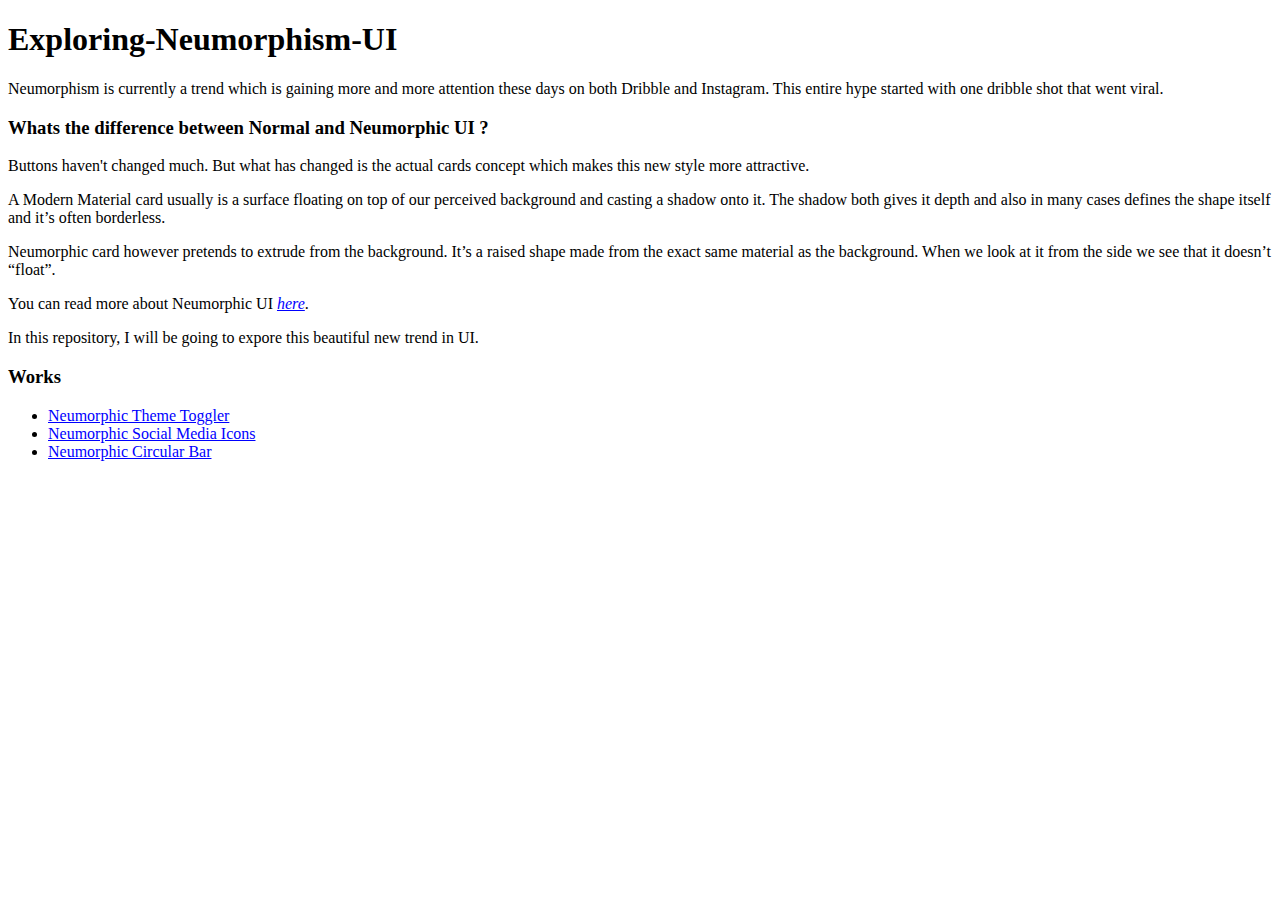
<file: index.html>
<!DOCTYPE html>
<html lang="en">
    <head>
        <title> Explore UI - Trends </title>
    </head>

    <body>

        <div class="intro">
            <h1>  Exploring-Neumorphism-UI </h1>
            <p>Neumorphism is currently a trend which is gaining more and more attention these days on both Dribble and Instagram. This entire hype started with one dribble shot that went viral.</p>

            <h3>Whats the difference between Normal and Neumorphic UI ?</h3>
            <p>Buttons haven't changed much. But what has changed is the actual cards concept which makes this new style more attractive.</p>
            <p>A Modern Material card usually is a surface floating on top of our perceived background and casting a shadow onto it. The shadow both gives it depth and also in many cases defines the shape itself  and it’s often borderless.</p>
                
            <p>Neumorphic card however pretends to extrude from the background. It’s a raised shape made from the exact same material as the background. When we look at it from the side we see that it doesn’t “float”.</p>
                
            <p>You can read more about Neumorphic UI <a href="https://uxdesign.cc/neumorphism-in-user-interfaces-b47cef3bf3a6" style="color: blue"><i>here</i></a>.</p>
            
            <p>In this repository, I will be going to expore this beautiful new trend in UI.</p>
        </div>

        <div class = "work">
            <h3> Works </h3>
            <ul>
                <li><a href = "./Neumorphic_Toggler/toggler.html" style="color:blue"> Neumorphic Theme Toggler </a></li>
                <li><a href = "./NeuIcons/neuIcons.html" style="color: blue;"> Neumorphic Social Media Icons </li>
                <li><a href = "./NeuCircBar/neuCircBar.html" style="color: blue;"> Neumorphic Circular Bar </li>
            </ul>
        </div>

    </body>
</html>
</file>
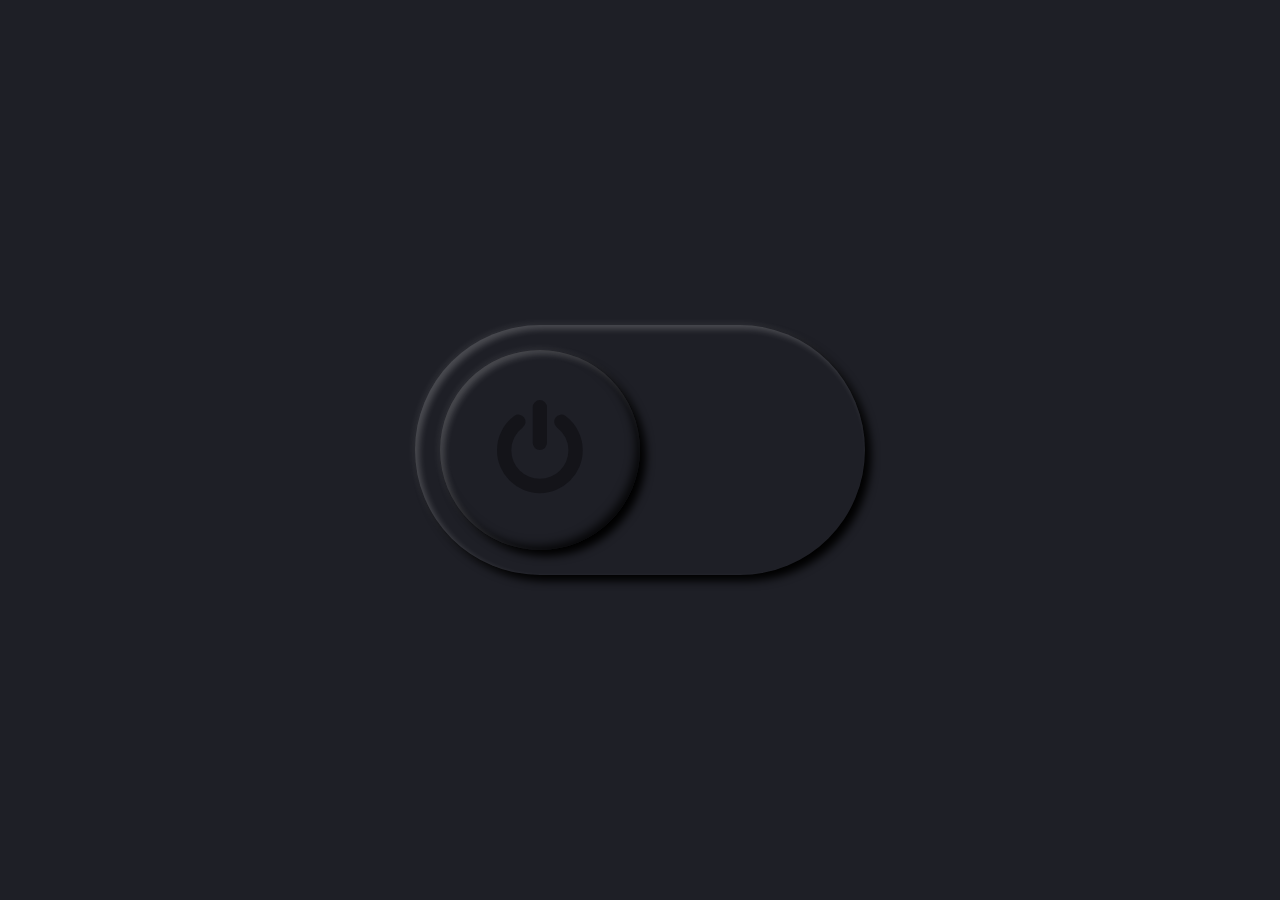
<file: Neumorphic_Toggler/index.html>
<!DOCTYPE html>
<html lang="en">
    <head>
        <meta charset="utf-8">
        <title> Neumorphic Toggler </title>

        <link rel="stylesheet" href="https://cdnjs.cloudflare.com/ajax/libs/font-awesome/4.7.0/css/font-awesome.min.css">
        <link rel="stylesheet" href="css/styles.css">
    </head>

    <body>
        <div class = "btn-base">
            <input type = "checkbox" class = "btn-inner">
        </div>
    </body>

    <script type="text/javascript" src="./js/scripts.js"></script>
</html>
</file>
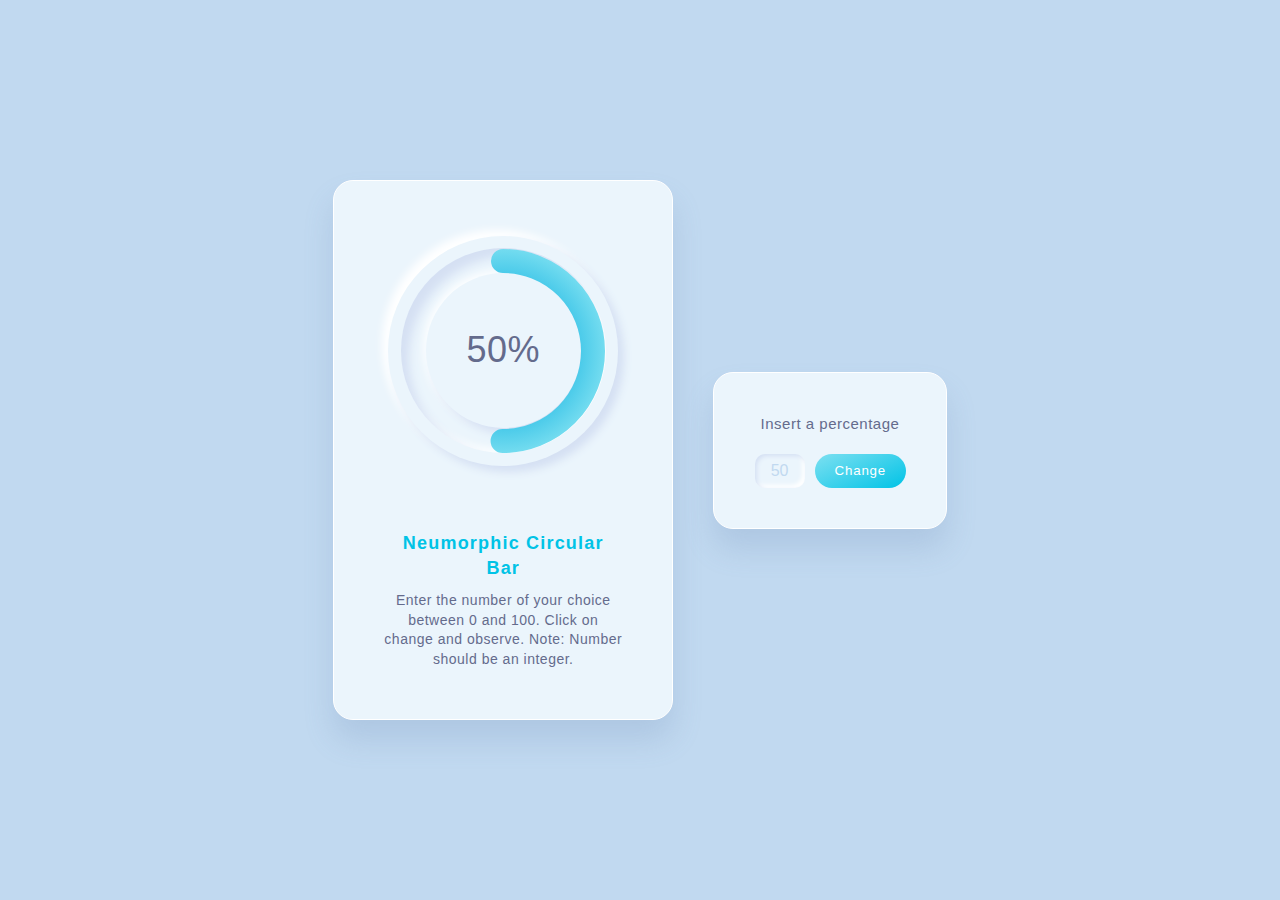
<file: NeuCircBar/neuCircBar.html>
<!DOCTYPE html>
<html lang="en">
    <head>
        <meta charset="utf-8">
        <title> Neumorphic Circular Bar </title>
        
        <link rel="stylesheet" href="./css/styles.css">

    </head>
    <body>
        <div class="container">
            <div class="card">
              <div class="card__percent">
                <svg>
                  <defs>
                    <radialGradient id="gradient" cx="50%" cy="50%" r="60%" fx="50%" fy="50%">
                      <stop offset="30%"   stop-color="var(--primary-dark)"/>
                      <stop offset="100%" stop-color="var(--primary-light)"/>
                    </radialGradient>
                  </defs>
                  <circle cx="90" cy="90" r="90" stroke="url(#gradient)" id="circle"></circle>
                </svg>
                <div class="circle"></div>
                <div class="circle circle__medium"></div>
                <div class="circle circle__small"></div>
                <div class="card__number">50%</div>
              </div>
              <div class="card__description">
                <h2>Neumorphic Circular Bar</h2>
                <p>Enter the number of your choice between 0 and 100. Click on change and observe. Note: Number should be an integer.
                </p>
              </div>  
            </div>
            
            <div class="form">
              <h2 class="form__text">Insert a percentage</h2>
              <input type="text" 
                     placeholder="50" 
                     id="percent" 
                     onkeypress="return isNumeric(event)"
                     maxlength="3">
              <button class="form__btn" onclick="changePercent()">Change</button>
              <div class="tooltip">
                <span class="material-icons">error</span>
                <span class="tooltip__text" data-toggle="tooltip">Insert a valid number</span>
              </div>
            </div>
        </div>
    </body>

    <script type="text/javascript" src="./js/scripts.js"></script>

</html>
</file>
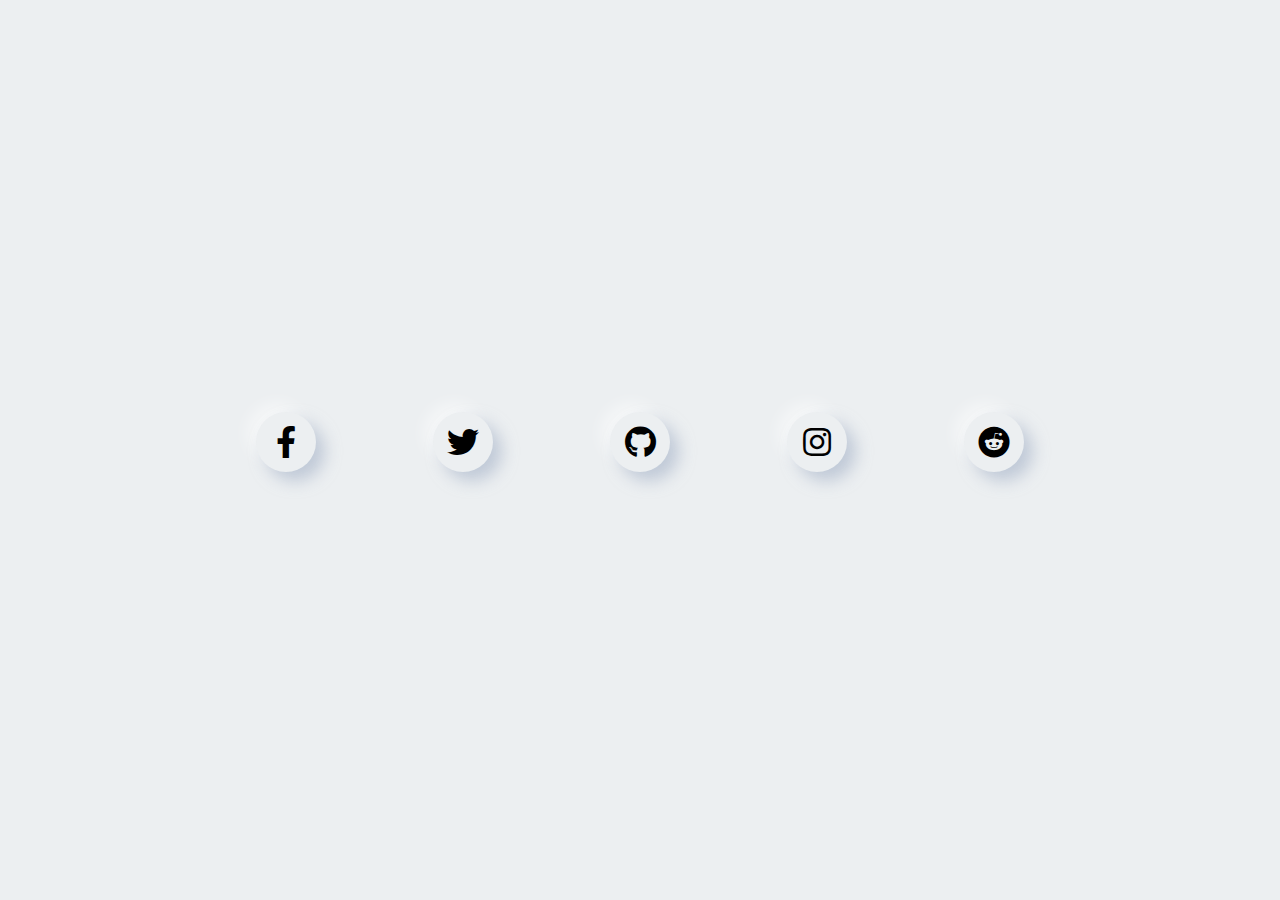
<file: NeuIcons/neuIcons.html>
<!DOCTYPE html>
<html lang="en">
    <head>
        <meta charset="utf-8">
        <title>Neu - Icons </title>

        <link rel="stylesheet" href="./css/styles.css">
        <link rel="stylesheet" href="https://stackpath.bootstrapcdn.com/font-awesome/4.7.0/css/font-awesome.min.css" integrity="sha384-wvfXpqpZZVQGK6TAh5PVlGOfQNHSoD2xbE+QkPxCAFlNEevoEH3Sl0sibVcOQVnN" crossorigin="anonymous">
        <link rel="stylesheet" href="https://use.fontawesome.com/releases/v5.0.8/css/all.css">
    </head>

    <body>

        <div class='buttons-container'>
            <div class='button facebook'>
              <i class="fab fa-facebook-f fa-2x"></i>
            </div>
            <div class='button twitter'>
              <i class="fab fa-twitter fa-2x"></i>
            </div>
            <div class='button github'>
              <i class="fab fa-github fa-2x"></i>
            </div>
            <div class='button instagram'>
              <i class="fab fa-instagram fa-2x"></i>
            </div>
            <div class='button reddit'>
              <i class="fab fa-reddit fa-2x"></i>
            </div>
          </div>

    </body>
</html>
</file>
<file: Neumorphic_Toggler/css/styles.css>
* {
    margin: 0;
    padding: 0;
    box-sizing: border-box;
}

body {
    background-color: #1E1F26;
    height: 100vh;
    width: 100%;
    position: relative;
    transition: 0.3s ease-in;
}

.body-on {
    background-color: #ddd;
}

.btn-base {
    position: relative;
    left: 50%;
    top: 50%;
    transform: translate(-50%, -50%);
    background-color: #1E1F26;
    box-shadow: inset 4px 4px 6px rgba(255,255,255,0.2),
                inset -4px -4px 10px rgba(0,0,0,0),
                6px 6px 8px black,
                -1px -1px 7px rgba(255,255,255,0.1);
    width: 450px;
    border-radius: 200px;
    padding: 25px;
    transition: 0.3s ease-in;
}

.btn-base-on {
    background-color: #ddd;
    box-shadow: inset 4px 4px 6px white,
                inset -4px -4px 10px rgba(0,0,0,0.5),
                6px 6px 8px rgba(0,0,0,0.5),
                -1px -1px 7px white;
}

.btn-inner {
    background-color: #1E1F26;
    box-shadow: inset 4px 4px 6px rgba(255,255,255,0.2) ,
                inset -4px -4px 10px rgba(0,0,0,0.8),
                6px 6px 8px black,
                -1px -1px 7px rgba(255,255,255,0.1);
    height: 200px;
    width: 200px;
    border-radius: 50%;
    transform: translateX(0);
    -webkit-appearance: none;
    outline: none;
    transition: 0.3s ease-in;
}

.btn-inner-on {
    background-color: #ddd;
    box-shadow: inset 4px 4px 6px white,
                inset -4px -4px 10px rgba(0,0,0,0.5),
                6px 6px 8px rgba(0,0,0,0.5),
                -1px -1px 7px white; 
}

.btn-inner::before {
    height: 100%;
    font-family: FontAwesome;
    content: '\f011';
    display: flex;
    align-items: center;
    justify-content: center;
    font-size: 100px;
    outline: none;
    border: none;
    color: rgb(20,20,25);
    transition: 0.5s ease-in;
}

.btn-inner:checked::before {
    color: rgb(101,226,30);
}

.turn-on {
    transform: translateX(100%);
}
</file>
<file: NeuCircBar/css/styles.css>
:root {
  --primary-light: #7de0f1;
  --primary: #00c3e6;
  --primary-dark: #00abdf;
  --white: #FFFFFF;
  --greyLight-1: #ebf5fc;
  --greyLight-2: #d5e0f3;
  --greyLight-3: #c1d9f0;
  --greyDark: #646b8c;
}

*, *::before, *::after {
  margin: 0;
  padding: 0;
  box-sizing: inherit;
}

html {
  box-sizing: border-box;
  font-size: 62.5%;
  overflow-y: scroll;
  font-family: "Inter", sans-serif;
  -webkit-font-smoothing: antialiased;
  letter-spacing: 0.5px;
  line-height: 1.4;
}

.container {
  min-height: 100vh;
  display: flex;
  justify-content: center;
  align-items: center;
  background: var(--greyLight-3);
  padding: 2rem;
}

.card {
  width: 34rem;
  display: flex;
  flex-direction: column;
  justify-content: center;
  align-items: center;
  border-radius: 2rem;
  background: var(--greyLight-1);
  box-shadow: 0px 20px 30px rgba(100, 131, 177, 0.2);
  padding: 5rem;
  border: 1px solid white;
}
.card__percent {
  position: relative;
  display: flex;
  justify-content: center;
  align-items: center;
  margin-bottom: 6rem;
}
.card__number {
  position: absolute;
  color: var(--greyDark);
  font-size: 3.6rem;
  font-family: "DM Sans", sans-serif;
}
.card__description {
  display: flex;
  flex-direction: column;
  align-items: center;
  text-align: center;
}
.card__description h2 {
  font-size: 1.8rem;
  font-family: "DM Sans", sans-serif;
  letter-spacing: 1.2px;
  margin-bottom: 1rem;
  color: var(--primary);
}
.card__description p {
  font-size: 1.4rem;
  color: var(--greyDark);
}

svg {
  position: relative;
  width: 24rem;
  height: 24rem;
  z-index: 1000;
  transform: rotate(-90deg);
}

svg circle {
  width: 100%;
  height: 100%;
  fill: none;
  stroke-linecap: round;
  transform: translate(3rem, 3rem);
  stroke-dasharray: 565.49;
  stroke-dashoffset: 282.75;
  transition: all 1s ease;
  stroke-width: 24;
}

.circle {
  position: absolute;
  width: 23rem;
  height: 23rem;
  border-radius: 50%;
  box-shadow: 6px 6px 8px var(--greyLight-2), -6px -6px 8px var(--white);
  background: var(--greyLight-1);
}
.circle__medium {
  width: 20.5rem;
  height: 20.5rem;
  box-shadow: inset 8px 8px 10px var(--greyLight-2), inset -4px -4px 8px var(--white);
}
.circle__small {
  width: 15.5rem;
  height: 15.5rem;
  box-shadow: 6px 6px 8px var(--greyLight-2), -2px -2px 8px var(--white);
}

.form {
  display: grid;
  grid-template-columns: 40% 60%;
  justify-items: center;
  padding: 4rem;
  margin-left: 4rem;
  border-radius: 2rem;
  background: var(--greyLight-1);
  text-align: center;
  box-shadow: 0px 20px 30px rgba(100, 131, 177, 0.2);
  border: 1px solid var(--white);
  position: relative;
}
.form__text {
  grid-column: 1/3;
  font-weight: 400;
  margin-bottom: 2rem;
  color: var(--greyDark);
}
.form input {
  border: none;
  outline: none;
  background: none;
  font-family: inherit;
  width: 5rem;
  font-size: 1.6rem;
  text-align: center;
  padding: 0.8rem;
  border-radius: 1rem;
  margin-right: 1rem;
  color: var(--primary);
  box-shadow: inset 0.2rem 0.2rem 0.4rem var(--greyLight-2), inset -0.3rem -0.3rem 0.4rem var(--white);
}
.form input::placeholder {
  color: var(--greyLight-3);
}
.form input:focus {
  color: var(--primary);
  box-shadow: 0.3rem 0.3rem 0.6rem var(--greyLight-3), -0.2rem -0.2rem 0.5rem var(--white);
}
.form__btn {
  border: none;
  outline: none;
  font-family: "DM Sans", sans-serif;
  letter-spacing: 0.8px;
  background: var(--greyLight-1);
  padding: 0.8rem 2rem;
  border-radius: 2rem;
  color: var(--white);
  cursor: pointer;
  background: linear-gradient(-25deg, var(--primary) 0%, var(--primary-light) 100%);
}
.form__btn:hover {
  background: linear-gradient(-25deg, var(--primary-dark) 0%, var(--primary) 100%);
}

.tooltip {
  position: absolute;
  display: flex;
  align-items: center;
  bottom: -6rem;
  padding: 1rem 2rem;
  border-radius: 1rem;
  background: var(--greyLight-1);
  font-size: 1.2rem;
  color: var(--primary-dark);
  opacity: 0;
  transition: all 0.3s ease;
}
.tooltip__text {
  margin-left: 0.6rem;
}
.tooltip.fade-in {
  animation: fadeIn 0.8s ease;
}
.tooltip::after {
  content: "";
  position: absolute;
  left: 45%;
  bottom: 74%;
  width: 2rem;
  height: 2rem;
  background: var(--greyLight-1);
  clip-path: polygon(0% 0%, 100% 100%, 0% 100%);
  transform: rotate(135deg);
  border-radius: 0 0 0 0.4em;
}


@keyframes fadeIn {
  0% {
    transform: translateY(-40px) scale(0.5);
    opacity: 0;
  }
  100% {
    transform: translateY(0) scale(1);
    opacity: 1;
  }
}

/*# sourceMappingURL=styles.css.map */
</file>
<file: NeuIcons/css/styles.css>
@import url(https://fonts.googleapis.com/css?family=Open+Sans);
* {
  margin: 0px;
  box-sizing: border-box;
}

html,
body {
  display: flex;
  flex-direction: row;
  justify-content: center;
  align-items: center;
  background: #eceff1;
  height: 100vh;
  width: 100vw;
  font-family: "Open Sans";
}

.buttons-container {
  display: flex;
  flex-direction: row;
  justify-content: space-between;
  align-items: center;
  width: 60%;
  flex-wrap: wrap;
}

.button {
  display: flex;
  flex-direction: row;
  justify-content: center;
  align-items: center;
  border-radius: 50%;
  width: 60px;
  height: 60px;
  box-shadow: 9px 9px 16px rgba(163, 177, 198, 0.6), -9px -9px 16px rgba(255, 255, 255, 0.5);
  margin-bottom: 1em;
}
.button:hover {
  border: 2px solid white;
  cursor: pointer;
  box-shadow: 0px 0px 10px 6px rgba(0, 0, 0, 0.1);
  color: white;
}

.facebook:hover {
  background: #3b5998;
}

.twitter:hover {
  background: #1da1f2;
}

.instagram:hover {
  background: linear-gradient(135deg, #405de6, #5851db, #833ab4, #c13584, #e1306c, #fd1d1d);
}

.github:hover {
  background: black;
}

.codepen:hover {
  background: #1e1f26;
}

.reddit:hover {
  background: #ff6314;
}

/*# sourceMappingURL=styles.css.map */
</file>
